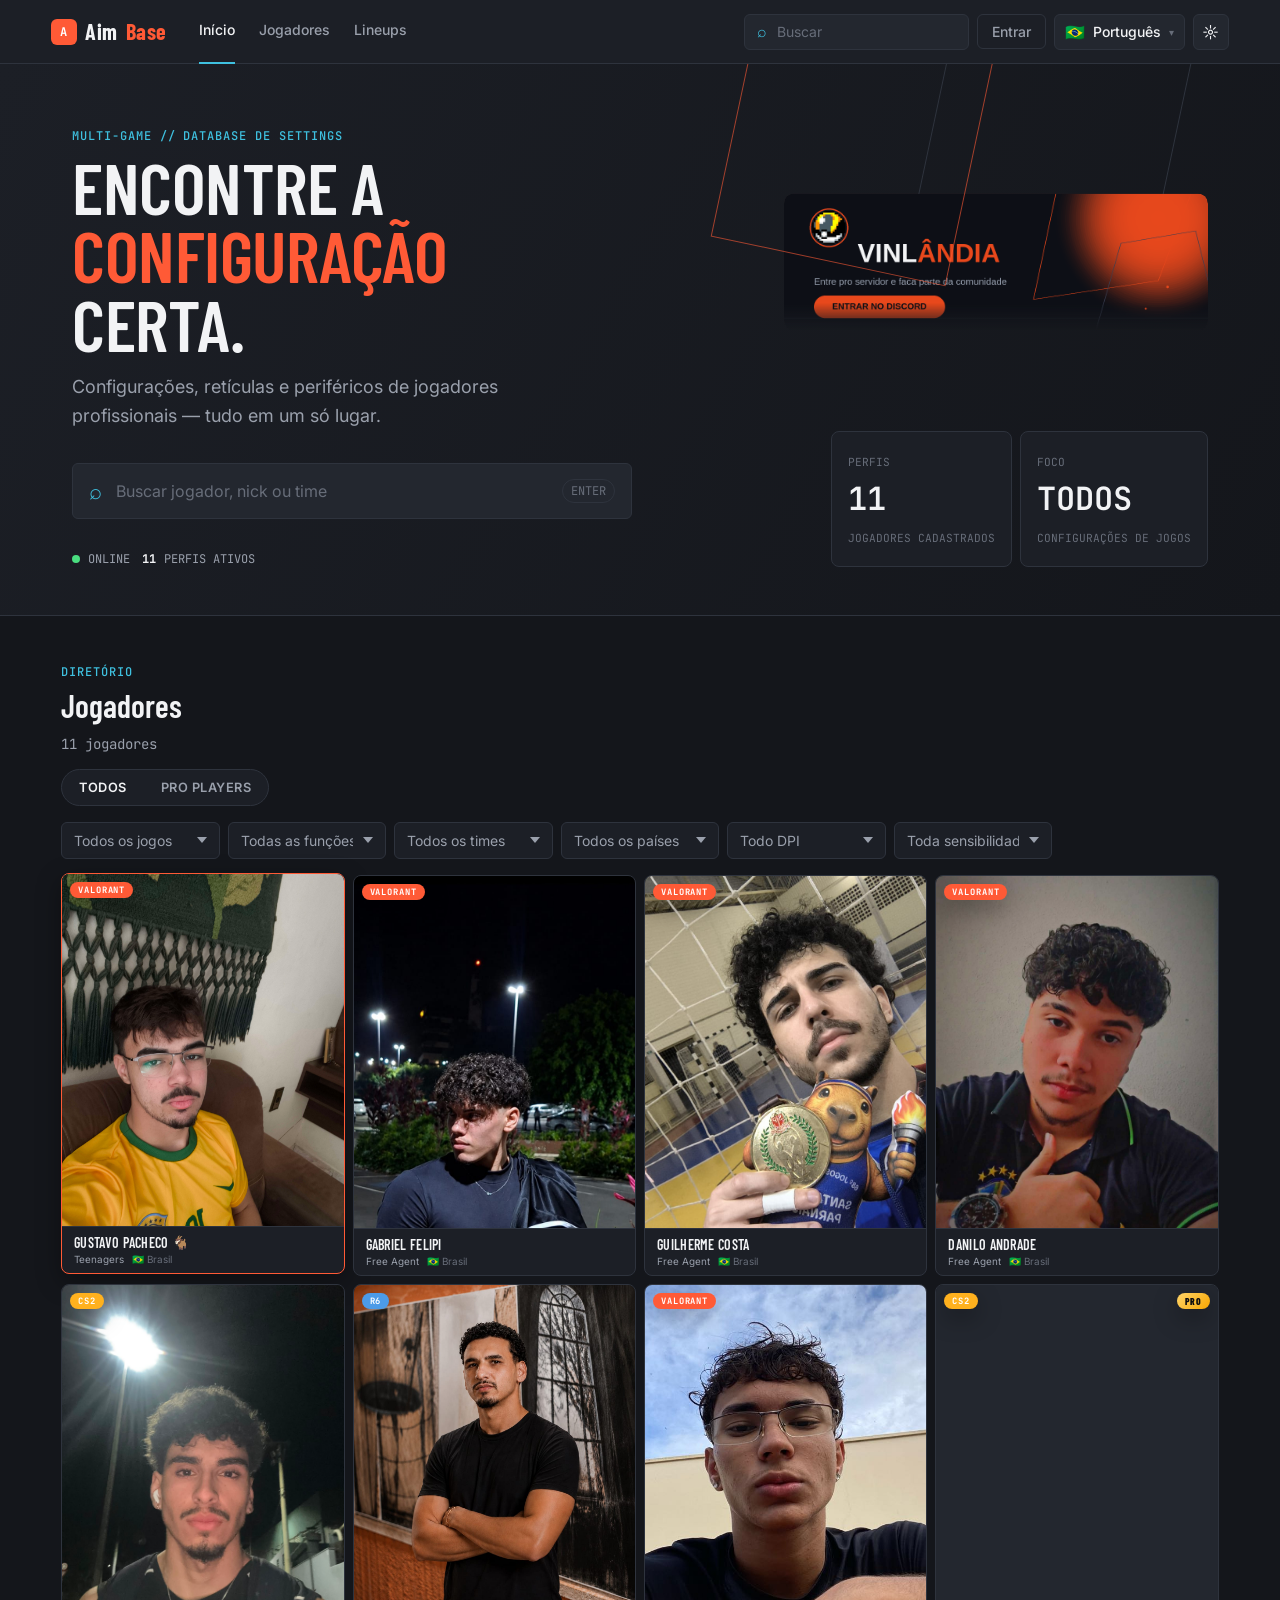
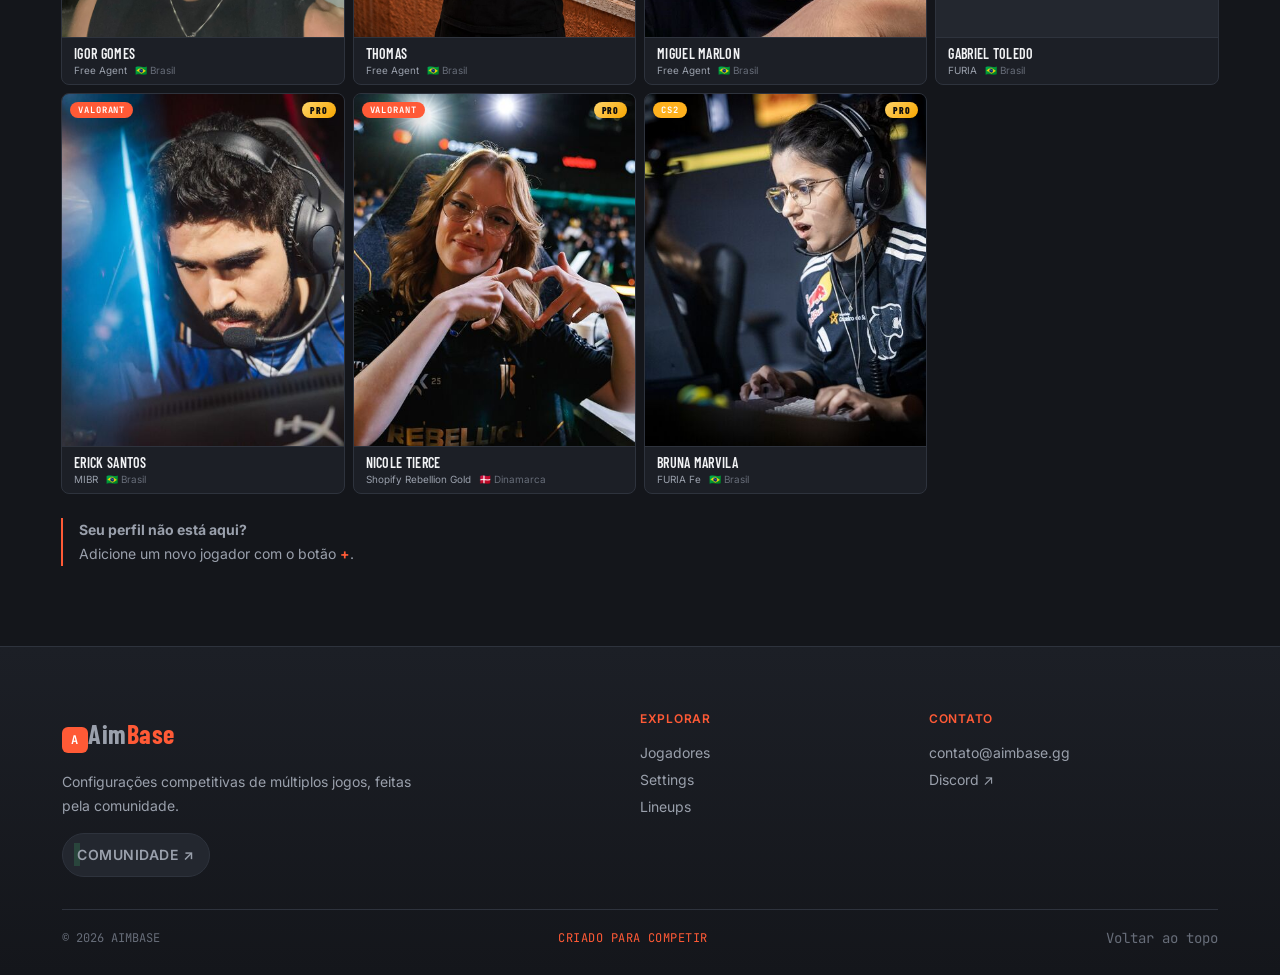
<file: index.html>
<!doctype html>
<html lang="pt-BR">

<head>
  <meta charset="utf-8">
  <meta name="viewport" content="width=device-width, initial-scale=1">
  <title data-i18n="page.indexTitle">AimBase — Configurações</title>
  <meta name="description" content="Configurações, retículas e periféricos dos principais jogadores de VALORANT, CS2 e Rainbow Six, reunidos pela comunidade.">
  <meta name="theme-color" content="#14161B">
  <link rel="icon" href="assets/favicon.svg" type="image/svg+xml">
  <link rel="canonical" href="https://aimbase.gg/">
  <meta property="og:type" content="website">
  <meta property="og:site_name" content="AimBase">
  <meta property="og:title" content="AimBase — Configurações competitivas">
  <meta property="og:description" content="Configurações, retículas e periféricos dos principais jogadores de VALORANT, CS2 e Rainbow Six.">
  <meta property="og:url" content="https://aimbase.gg/">
  <meta property="og:image" content="https://aimbase.gg/assets/final.png">
  <meta name="twitter:card" content="summary_large_image">
  <meta name="twitter:title" content="AimBase — Configurações competitivas">
  <meta name="twitter:description" content="Configurações, retículas e periféricos dos principais jogadores de VALORANT, CS2 e Rainbow Six.">
  <meta name="twitter:image" content="https://aimbase.gg/assets/final.png">
  <link rel="preconnect" href="https://fonts.googleapis.com">
  <link rel="preconnect" href="https://fonts.gstatic.com" crossorigin>
  <link
    href="https://fonts.googleapis.com/css2?family=Barlow+Condensed:wght@500;600;700&family=Inter:wght@400;500;600;700;800&family=JetBrains+Mono:wght@400;500;600&display=swap"
    rel="stylesheet">
  <link rel="stylesheet" href="assets/css/tokens.css">
  <link rel="stylesheet" href="assets/css/base.css">
  <link rel="stylesheet" href="assets/css/layout.css">
  <link rel="stylesheet" href="assets/css/components/buttons.css">
  <link rel="stylesheet" href="assets/css/components/forms.css">
  <link rel="stylesheet" href="assets/css/components/player-card.css">
  <link rel="stylesheet" href="assets/css/components/filters.css">
  <link rel="stylesheet" href="assets/css/components/profile-hero.css">
  <link rel="stylesheet" href="assets/css/components/utility.css">
  <link rel="stylesheet" href="assets/css/components/player-card-fifa.css">
  <link rel="stylesheet" href="assets/css/pages/index.css">
  <link rel="stylesheet" href="assets/css/responsive.css">
  <link rel="stylesheet" href="assets/css/language-switcher.css">
</head>

<body id="top" data-page="home" class="dark">
  <header class="site-header">
    <a class="logo" href="#"><span class="logo-dot">A</span>Aim<span>Base</span></a>
    <nav class="top-nav" aria-label="Navegação principal"><a class="active" href="#inicio" data-i18n="nav.home">Início</a><a
        href="#players" data-i18n="nav.players">Jogadores</a><a href="lineups.html" data-i18n="nav.lineups">Lineups</a></nav>
    <div class="header-tools">
      <label class="header-search"><span>⌕</span><input id="playerSearch" type="search"
          data-i18n-placeholder="search.headerPlaceholder" data-i18n-aria-label="search.headerAria" placeholder="Buscar"
          aria-label="Buscar jogador"></label>
      <button class="auth-trigger" id="authTrigger" type="button" data-i18n="auth.login">Entrar</button>
      <button class="auth-logout" id="authLogout" type="button" data-i18n="auth.logout" hidden>Sair</button>
      <div class="lang-switcher" data-lang-switcher>
        <button class="lang-current" type="button" aria-haspopup="listbox" aria-expanded="false"
          data-i18n-aria-label="lang.label" aria-label="Selecionar idioma">
          <span class="lang-flag" aria-hidden="true">🇧🇷</span>
          <span class="lang-name">Português</span>
          <span class="lang-caret" aria-hidden="true">▾</span>
        </button>
        <ul class="lang-menu" role="listbox" data-i18n-aria-label="lang.menuLabel" aria-label="Idiomas disponíveis">
          <li role="none"><button class="lang-option is-active" type="button" role="option" aria-selected="true" data-lang="pt-BR"><span class="lang-flag" aria-hidden="true">🇧🇷</span>Português</button></li>
          <li role="none"><button class="lang-option" type="button" role="option" aria-selected="false" data-lang="en"><span class="lang-flag" aria-hidden="true">🇺🇸</span>English</button></li>
          <li role="none"><button class="lang-option" type="button" role="option" aria-selected="false" data-lang="es"><span class="lang-flag" aria-hidden="true">🇪🇸</span>Español</button></li>
          <li role="none"><button class="lang-option" type="button" role="option" aria-selected="false" data-lang="fr"><span class="lang-flag" aria-hidden="true">🇫🇷</span>Français</button></li>
          <li role="none"><button class="lang-option" type="button" role="option" aria-selected="false" data-lang="de"><span class="lang-flag" aria-hidden="true">🇩🇪</span>Deutsch</button></li>
        </ul>
      </div>
      <button class="theme-toggle" id="themeToggle" type="button" data-i18n-aria-label="theme.label"
        aria-label="Alternar tema">◐</button>
    </div>
  </header>

  <section class="home-hero" id="inicio">
    <div class="hero-mark hero-mark-one"></div>
    <div class="hero-mark hero-mark-two"></div>
    <div class="home-copy">
      <p class="kicker" data-i18n="hero.kicker">MULTI-GAME // DATABASE DE SETTINGS</p>
      <h1><span data-i18n="hero.title.line1">ENCONTRE A</span><br><em data-i18n="hero.title.line2">CONFIGURAÇÃO</em><br><span data-i18n="hero.title.line3">CERTA.</span></h1>
      <p class="home-description" data-i18n="hero.desc">Configurações, retículas e periféricos de jogadores profissionais — tudo em um só lugar.</p>
      <label class="hero-search" for="heroPlayerSearch">
        <span aria-hidden="true">⌕</span>
        <input id="heroPlayerSearch" type="search" data-i18n-placeholder="search.heroPlaceholder"
          data-i18n-aria-label="search.heroAria" placeholder="Buscar jogador, nick ou time"
          aria-label="Buscar perfil de jogador">
        <kbd>ENTER</kbd>
      </label>
    </div>
    <div class="hero-banner-wrap">
      <img class="hero-banner" src="assets/final.png" alt="" width="2040" height="660" decoding="async" fetchpriority="high">
      <a class="hero-banner-discord" id="heroDiscordLink" href="https://discord.gg/pqPbX3uK9" target="_blank" rel="noopener noreferrer"
        data-i18n-aria-label="hero.discordCta" aria-label="Entrar no Discord da AimBase"></a>
      <span class="hero-banner-old-invite" aria-hidden="true"></span>
    </div>
    <div class="hero-status"><span class="status-dot"></span> <span data-i18n="hero.statusOnline">ONLINE</span> <b
        id="homePlayerCount">02</b> <span data-i18n="hero.statusProfiles">PERFIS ATIVOS</span></div>
    <div class="home-cards">
      <article><small data-i18n="hero.card.profiles">PERFIS</small><strong id="heroProfileCount">02</strong><span
          data-i18n="hero.card.profilesValue">JOGADORES CADASTRADOS</span>
      </article>
      <article><small data-i18n="hero.card.focus">FOCO</small><strong data-i18n="hero.card.games">ALL</strong><span
          data-i18n="hero.card.focusValue">CONFIGURAÇÕES DE JOGOS</span></article>
    </div>
  </section>

  <main class="layout" id="players">
    <aside class="directory">
      <div class="directory-head">
        <div>
          <p class="kicker" data-i18n="directory.kicker">DIRETÓRIO</p>
          <h2 data-i18n="directory.title">Jogadores</h2>
        </div><button class="add-player" id="openModal" type="button" data-i18n-aria-label="directory.addLabel"
          aria-label="Adicionar jogador">+</button>
      </div>
      <p class="directory-count" id="playerCount">1 jogador</p>
      <div class="pro-tabs" role="tablist" aria-label="Filtrar por categoria">
        <button class="pro-tab is-active" id="tabAll" type="button" data-pro="all" aria-selected="true"
          data-i18n="directory.tabs.all">Todos</button>
        <button class="pro-tab" id="tabPro" type="button" data-pro="pro" aria-selected="false"
          data-i18n="directory.tabs.pro">Pro Players</button>
      </div>
      <div class="player-filters"><select id="gameFilter" data-i18n-aria-label="filter.game" aria-label="Filtrar por jogo">
          <option value="" data-i18n="directory.filters.game">Todos os jogos</option>
          <option value="VALORANT" data-i18n="game.valorant">Valorant</option>
          <option value="Counter-Strike 2" data-i18n="game.cs">Counter-Strike 2</option>
          <option value="Rainbow Six" data-i18n="game.r6">Rainbow Six</option>
        </select><select id="roleFilter" data-i18n-aria-label="filter.role" aria-label="Filtrar por função">
          <option value="" data-i18n="role.all">Todas as funções</option>
          <option data-i18n="role.duelist">Duelista</option>
          <option data-i18n="role.initiator">Iniciador</option>
          <option data-i18n="role.controller">Controlador</option>
          <option data-i18n="role.sentinel">Sentinela</option>
          <option data-i18n="role.csplayer">Player de CS</option>
        </select><select id="teamFilter" data-i18n-aria-label="filter.team" aria-label="Filtrar por time">
          <option value="" data-i18n="team.all">Todos os times</option>
          <option data-i18n="team.freeAgent">Free Agent</option>
        </select><select id="countryFilter" data-i18n-aria-label="filter.country" aria-label="Filtrar por país">
          <option value="" data-i18n="country.all">Todos os países</option>
          <option data-i18n="country.brazil">🇧🇷 Brasil</option>
        </select><select id="dpiFilter" data-i18n-aria-label="filter.dpi" aria-label="Filtrar por DPI">
          <option value="" data-i18n="dpi.all">Todo DPI</option>
          <option value="800" data-i18n="dpi.eightHundred">800 DPI</option>
          <option value="1600" data-i18n="dpi.sixteenHundred">1600 DPI</option>
        </select>        <select id="sensitivityFilter" data-i18n-aria-label="filter.sensitivity"
          aria-label="Filtrar por faixa de sensibilidade">
          <option value="" data-i18n="sens.all">Toda sensibilidade</option>
          <!-- As três faixas NÃO têm data-i18n de propósito: os números no
               rótulo dependem do jogo selecionado, e o apply() do i18n.js
               sobrescreveria o texto. O dono delas é updateSensitivityLabels()
               em script.js, que reage a i18n:changed. -->
          <option value="low">Baixa</option>
          <option value="medium">Média</option>
          <option value="high">Alta</option>
        </select></div>
      <div class="player-list" id="playerList"></div>
      <div class="directory-note"><strong data-i18n="directory.note">Seu perfil não está aqui?</strong><br><span
          data-i18n="directory.noteHint">Adicione um novo jogador com o botão</span> <b>+</b>.</div>
    </aside>

  </main>

  <footer class="site-footer">
    <div class="footer-main">
      <div class="footer-brand">
        <a class="logo" href="#inicio"><span class="logo-dot">A</span>Aim<span>Base</span></a>
        <p data-i18n="footer.desc">Configurações competitivas de múltiplos jogos, feitas pela comunidade.</p>
        <a class="footer-community" href="https://discord.gg/pqPbX3uK9" target="_blank" rel="noopener">
          <span class="footer-community__dot" aria-hidden="true"></span>
          <span data-i18n="footer.community">Comunidade</span>
          <span aria-hidden="true">↗</span>
        </a>
      </div>
      <nav class="footer-col" aria-label="Explorar" data-i18n-aria-label="footer.explore">
        <h3 data-i18n="footer.explore">Explorar</h3>
        <a href="#players" data-i18n="nav.players">Jogadores</a>
        <a href="#players" data-i18n="footer.settings">Settings</a>
        <a href="lineups.html" data-i18n="nav.lineups">Lineups</a>
      </nav>
      <nav class="footer-col" aria-label="Contato" data-i18n-aria-label="footer.contact">
        <h3 data-i18n="footer.contact">Contato</h3>
        <a href="mailto:contato@aimbase.gg">contato@aimbase.gg</a>
        <a href="https://discord.gg/pqPbX3uK9" target="_blank" rel="noopener">Discord ↗</a>
      </nav>
    </div>
    <div class="footer-bottom">
      <span>© 2026 AIMBASE</span>
      <span class="footer-credit" data-i18n="footer.credit">CRIADO PARA COMPETIR</span>
      <a class="footer-top" href="#top" data-i18n="footer.backToTop">Voltar ao topo ↑</a>
    </div>
  </footer>
  <nav class="mobile-nav" aria-label="Navegação mobile"><a href="#inicio"><span>⌂</span><span data-i18n="mobile.home">Início</span></a><a
      href="#players"><span>◫</span><span data-i18n="mobile.players">Players</span></a><a href="#players"><span>⌖</span><span
        data-i18n="mobile.setup">Setup</span></a><a href="#players"><span>☷</span><span
        data-i18n="mobile.directory">Diretório</span></a></nav>

  <dialog class="player-modal" id="playerModal">
    <form id="playerForm">
      <div class="modal-head">
        <div>
          <p class="kicker" data-i18n="modal.new">NOVO PERFIL</p>
          <h2 data-i18n="modal.title">Adicionar jogador</h2>
        </div><button type="button" class="close-modal" id="closeModal" data-i18n-aria-label="modal.close"
          aria-label="Fechar">×</button>
      </div>
      <div class="form-grid"><label><span data-i18n="modal.game">Jogo</span><select name="game" required><option value="VALORANT" data-i18n="game.valorant">Valorant</option><option value="Counter-Strike 2" data-i18n="game.cs">Counter-Strike 2</option><option value="Rainbow Six" data-i18n="game.r6">Rainbow Six</option></select></label><label><span data-i18n="modal.name">Nome</span><input name="name" required
            data-i18n-placeholder="modal.namePlaceholder" placeholder="Nome do jogador"></label><label><span data-i18n="modal.nick">Nick</span><input name="tag" required
            data-i18n-placeholder="modal.nickPlaceholder" placeholder="nick#tag"></label><label><span data-i18n="modal.team">Time</span><input name="team" value="Free Agent"></label><label><span data-i18n="modal.role">Função</span><input
            name="role" value="Duelista"></label><label><span data-i18n="modal.country">País</span><input name="country"
            value="🇧🇷 Brasil"></label><label><span data-i18n="modal.dpi">DPI</span><input name="dpi" type="number"
            value="800"></label><label><span data-i18n="modal.sens">Sensibilidade</span><input name="sensitivity" type="number" step="0.01"
            value="0.50"></label><label><span data-i18n="modal.mouse">Mouse</span><input name="mouse"
            data-i18n-placeholder="modal.mousePlaceholder" placeholder="Modelo do mouse"></label></div><button
        class="save-player" type="submit" data-i18n="modal.save">Salvar jogador</button>
    </form>
  </dialog>
  <dialog class="auth-modal" id="authModal" aria-labelledby="authTitle">
    <section class="auth-card">
      <button class="auth-close" id="authClose" type="button" data-i18n-aria-label="modal.close"
        aria-label="Fechar">×</button>
      <p class="kicker" id="authKicker" data-i18n="auth.kicker.login">ENTRAR</p>
      <h2 id="authTitle" data-i18n="auth.title.login">ENTRAR</h2>
      <p class="auth-intro" id="authIntro" data-i18n="auth.intro.login">Acesse sua conta para gerenciar seu perfil.</p>
      <form id="authForm">
        <label class="auth-field" id="usernameField" hidden><span>@</span><input id="authUsername" name="username"
            autocomplete="username" data-i18n-placeholder="auth.usernamePlaceholder" data-i18n-aria-label="auth.usernamePlaceholder" placeholder="Username"></label>
        <label class="auth-field"><span>✉</span><input id="authEmail" name="email" type="text" autocomplete="username"
            required data-i18n-placeholder="auth.emailPlaceholder.login" aria-label="E-mail ou username" placeholder="E-mail ou username"></label>
        <label class="auth-field"><span>🔒</span><input id="authPassword" name="password" type="password"
            autocomplete="current-password" required data-i18n-placeholder="auth.passwordPlaceholder" data-i18n-aria-label="auth.passwordPlaceholder" placeholder="Senha"></label>
        <button class="auth-submit" id="authSubmit" type="submit" data-i18n="auth.submit.login">ENTRAR</button>
      </form>
      <div class="auth-divider"><span data-i18n="auth.divider">OU CONTINUE COM</span></div>
      <div class="auth-providers"><button type="button" data-provider="Discord"><b>◉</b> <span data-i18n="auth.provider.discord">Continuar com Discord</span></button><button type="button" data-provider="Google"><b>G</b> <span data-i18n="auth.provider.google">Continuar com Google</span></button></div>
      <div class="auth-footer"><button id="forgotPassword" type="button" data-i18n="auth.forgot">Esqueceu a senha?</button><span id="authSwitchCopy"><span id="authSwitchPrompt" data-i18n="auth.switch.prompt.login">Não tem conta?</span><button id="authSwitch" type="button" data-i18n="auth.switch.action.login">Cadastre-se</button></span></div>
      <p class="auth-message" id="authMessage" role="status"></p>
    </section>
  </dialog>
  <div class="toast" id="toast" role="status"></div>
  <script src="assets/i18n/i18n.js" defer></script>
  <script src="data.js" defer></script>
  <script src="shared.js" defer></script>
  <script src="api.js" defer></script>
  <script src="script.js" defer></script>
</body>

</html>
</file>
<file: assets/css/tokens.css>
/* ============================================================
   AimBase — Design Tokens
   Paleta de marca, tipografia, espaçamento e breakpoints.
   ============================================================ */

/* ----- Paleta (tema escuro padrão) ----- */
:root {
  /* Superfícies */
  --bg-base:        #14161B;
  --bg-surface:      #1C1F26;
  --bg-surface-alt:  #23272F;
  --border-subtle:   #2E333D;

  /* Texto */
  --text-primary:    #F2F3F5;
  --text-secondary:  #9AA0AC;
  --text-muted:      #676D79;

  /* Acentos */
  --accent-primary:  #FF5A36;
  --accent-secondary:#3FC1E0;
  --accent-success:  #4ADE80;
  --accent-danger:   #F87171;

  /* Ciano para foco/links (estado) */
  --focus-ring:      #3FC1E0;

  /* ----- Aliases legados (compat com seletores existentes) ----- */
  --red:        var(--accent-primary);
  --red-dark:   #D84315;
  --ink:        var(--bg-base);
  --panel:      var(--bg-surface);
  --panel-2:    var(--bg-surface-alt);
  --line:       var(--border-subtle);
  --text:       var(--text-primary);
  --muted:      var(--text-secondary);
  --canvas:     var(--bg-base);

  /* ----- Tipografia ----- */
  --font-display: 'Barlow Condensed', 'Oswald', sans-serif;
  --font-sans:    'Inter', Arial, sans-serif;
  --font-mono:    'JetBrains Mono', 'DM Mono', monospace;

  --fs-xs:   0.75rem;
  --fs-sm:   0.875rem;
  --fs-base: 1rem;
  --fs-lg:   1.125rem;
  --fs-xl:   1.5rem;
  --fs-2xl:  2rem;
  --fs-3xl:  2.75rem;

  /* ----- Espaçamento (escala de 4px) ----- */
  --space-1: 4px;
  --space-2: 8px;
  --space-3: 12px;
  --space-4: 16px;
  --space-5: 24px;
  --space-6: 32px;
  --space-7: 48px;
  --space-8: 64px;

  /* ----- Radii ----- */
  --radius-card:   8px;
  --radius-btn:    6px;
  --radius-badge:  999px;
  --radius-input:  6px;

  /* ----- Elevação (sutil e funcional) ----- */
  --shadow-card:     0 1px 0 var(--border-subtle);
  --shadow-card-hov: 0 8px 24px rgba(0,0,0,.35);
  --shadow-modal:    0 28px 80px rgba(0,0,0,.6);

  /* ----- Transições ----- */
  --t-fast: 150ms ease;
  --t-med:  250ms ease;

  /* ----- Breakpoints ----- */
  --bp-sm: 480px;
  --bp-md: 768px;
  --bp-lg: 1024px;
  --bp-xl: 1280px;
}

/* ----- Modo claro ----- */
body:not(.dark) {
  --bg-base:        #F4F5F7;
  --bg-surface:     #FFFFFF;
  --bg-surface-alt: #EDEFF3;
  --border-subtle:  #D8DBE0;

  --text-primary:   #16181D;
  --text-secondary: #4B525E;
  --text-muted:     #6B7280;

  --accent-primary: #E2481F;
  --accent-secondary:#0F9BC4;
  --accent-danger:  #DC2626;
  --focus-ring:     #0F9BC4;

  --red:      var(--accent-primary);
  --ink:      var(--bg-base);
  --panel:    var(--bg-surface);
  --panel-2:  var(--bg-surface-alt);
  --line:     var(--border-subtle);
  --text:     var(--text-primary);
  --muted:    var(--text-secondary);
  --canvas:   var(--bg-base);

  --shadow-card:     0 1px 2px rgba(0,0,0,.06);
  --shadow-card-hov: 0 8px 24px rgba(0,0,0,.12);
  --shadow-modal:    0 28px 80px rgba(0,0,0,.25);
}
</file>
<file: assets/css/base.css>
/* ============================================================
   AimBase — Base
   Reset, tipografia base, elementos globais, acessibilidade.
   ============================================================ */

*,
*::before,
*::after {
  box-sizing: border-box;
}

html {
  scroll-behavior: smooth;
  -webkit-text-size-adjust: 100%;
  /* compensa o header sticky (top: 0) ao usar âncoras como #players */
  scroll-padding-top: 96px;
}

body {
  margin: 0;
  background: var(--bg-base);
  color: var(--text-primary);
  font-family: var(--font-sans);
  font-size: var(--fs-base);
  line-height: 1.6;
  -webkit-font-smoothing: antialiased;
}

h1, h2, h3, h4 {
  margin: 0;
  font-family: var(--font-display);
  font-weight: 600;
  line-height: 1.1;
  color: var(--text-primary);
}

p {
  margin: 0;
}

a {
  color: var(--accent-secondary);
  text-decoration: none;
}

a:hover {
  color: var(--accent-primary);
}

/* ----- Foco visível customizado (acessibilidade) ----- */
:focus-visible {
  outline: 2px solid var(--focus-ring);
  outline-offset: 2px;
  border-radius: var(--radius-btn);
}

button,
input,
select,
textarea {
  font-family: inherit;
  font-size: inherit;
}

img,
video {
  max-width: 100%;
  display: block;
}

code {
  font-family: var(--font-mono);
}

/* Texto corrido limitado ao line-length confortável */
.text-flow {
  max-width: 65ch;
}

/* ----- Utilidade compartilhada: kicker/label de seção ----- */
.kicker {
  font: 500 0.75rem var(--font-mono);
  color: var(--accent-secondary);
  text-transform: uppercase;
  letter-spacing: 0.08em;
  margin: 0 0 var(--space-2);
}

/* ----- prefers-reduced-motion ----- */
@media (prefers-reduced-motion: reduce) {
  *,
  *::before,
  *::after {
    animation-duration: 0.001ms !important;
    animation-iteration-count: 1 !important;
    transition-duration: 0.001ms !important;
    scroll-behavior: auto !important;
  }
}
</file>
<file: assets/css/layout.css>
/* ============================================================
   AimBase — Layout
   Containers, header, footer, navegação, grids de página.
   ============================================================ */

/* ----- Containers ----- */
.layout {
  max-width: 1260px;
  margin: 0 auto;
  padding: var(--space-7) clamp(18px, 4vw, 52px) var(--space-7);
  display: flex;
  flex-direction: column;
  gap: var(--space-6);
}

.profile-layout {
  max-width: 1100px;
  margin: 0 auto;
  padding: var(--space-6) clamp(18px, 4vw, 45px) var(--space-7);
}

/* ----- Header ----- */
.site-header {
  height: 64px;
  background: var(--bg-surface);
  border-bottom: 1px solid var(--border-subtle);
  display: flex;
  align-items: center;
  padding: 0 clamp(18px, 4vw, 64px);
  gap: var(--space-6);
  position: sticky;
  top: 0;
  z-index: 20;
}

.logo {
  color: var(--text-primary);
  font-family: var(--font-display);
  font-weight: 700;
  font-size: 22px;
  letter-spacing: 0.5px;
  text-decoration: none;
  display: inline-flex;
  align-items: center;
  gap: var(--space-2);
}

.logo span:not(.logo-dot) {
  color: var(--accent-primary);
}

.logo-dot {
  display: inline-grid;
  place-items: center;
  width: 26px;
  height: 26px;
  background: var(--accent-primary);
  color: #fff;
  font: 700 12px var(--font-mono);
  border-radius: var(--radius-btn);
}

/* ----- Nav ----- */
.top-nav {
  display: flex;
  align-items: center;
  gap: var(--space-5);
  height: 100%;
}

.top-nav a {
  display: grid;
  place-items: center;
  text-decoration: none;
  color: var(--text-secondary);
  font-weight: 500;
  font-size: var(--fs-sm);
  height: 64px;
  border-bottom: 2px solid transparent;
}

.top-nav a.active,
.top-nav a:hover {
  color: var(--text-primary);
  border-color: var(--accent-secondary);
}

.header-tools {
  margin-left: auto;
  display: flex;
  align-items: center;
  gap: var(--space-2);
}

/* ----- Header search ----- */
.header-search {
  height: 36px;
  width: 225px;
  display: flex;
  align-items: center;
  gap: var(--space-2);
  padding: 0 var(--space-3);
  border: 1px solid var(--border-subtle);
  border-radius: var(--radius-input);
  background: var(--bg-surface-alt);
  color: var(--accent-secondary);
  transition: border-color var(--t-fast);
}

.header-search:focus-within {
  border-color: var(--focus-ring);
}

.header-search input {
  width: 100%;
  border: 0;
  background: transparent;
  outline: 0;
  color: var(--text-primary);
  font-size: var(--fs-sm);
}

.header-search input::placeholder {
  color: var(--text-muted);
}

/* ----- Botões de tema/adição ----- */
.theme-toggle,
.add-player,
.close-modal {
  border: 1px solid var(--border-subtle);
  background: var(--bg-surface-alt);
  color: var(--text-primary);
  cursor: pointer;
  border-radius: var(--radius-btn);
}

.theme-toggle {
  width: 36px;
  height: 36px;
}

/* ----- Footer ----- */
.site-footer {
  border-top: 1px solid var(--border-subtle);
  background: linear-gradient(180deg, var(--bg-surface) 0%, var(--bg-base) 100%);
  padding: var(--space-8) max(20px, calc((100% - 1156px) / 2)) var(--space-5);
}

.footer-main {
  display: grid;
  grid-template-columns: minmax(0, 2.2fr) minmax(150px, 1fr) minmax(180px, 1.2fr);
  gap: var(--space-7);
  padding-bottom: var(--space-6);
}

.footer-brand .logo {
  font-size: 26px;
}

.footer-brand p {
  max-width: 380px;
  color: var(--text-secondary);
  font-size: var(--fs-sm);
  line-height: 1.7;
  margin: var(--space-3) 0 var(--space-4);
}

.footer-community {
  display: inline-flex;
  align-items: center;
  gap: var(--space-2);
  width: max-content;
  max-width: 100%;
  padding: 8px 14px;
  border: 1px solid var(--border-subtle);
  border-radius: var(--radius-badge);
  background: var(--bg-surface-alt);
  color: var(--text-primary);
  font-size: var(--fs-xs);
  font-weight: 600;
  letter-spacing: 0.04em;
  text-transform: uppercase;
  transition: border-color var(--t-fast), background var(--t-fast), color var(--t-fast);
}

.footer-community:hover {
  border-color: var(--accent-primary);
  background: var(--bg-base);
  color: var(--accent-primary);
}

.footer-community__dot {
  width: 7px;
  height: 7px;
  border-radius: 50%;
  background: var(--accent-success);
  box-shadow: 0 0 0 3px rgba(74, 222, 128, 0.16);
}

.footer-col {
  display: flex;
  flex-direction: column;
  align-items: flex-start;
  gap: 2px;
}

.site-footer h3 {
  font: 600 0.75rem var(--font-sans);
  color: var(--accent-primary);
  letter-spacing: 0.06em;
  text-transform: uppercase;
  margin: 0 0 var(--space-3);
}

.site-footer a {
  display: block;
  width: max-content;
  max-width: 100%;
  color: var(--text-secondary);
  font-size: var(--fs-sm);
  line-height: 1.8;
  transition: color var(--t-fast);
}

.site-footer a:hover {
  color: var(--text-primary);
}

.footer-bottom {
  display: flex;
  align-items: center;
  justify-content: space-between;
  flex-wrap: wrap;
  gap: var(--space-3);
  border-top: 1px solid var(--border-subtle);
  padding-top: var(--space-4);
  color: var(--text-muted);
  font: 400 0.75rem var(--font-mono);
}

.footer-credit {
  color: var(--accent-primary);
  letter-spacing: 0.04em;
}

.footer-top {
  color: var(--text-muted) !important;
}

.footer-top:hover {
  color: var(--accent-primary) !important;
}

/* ----- Mobile nav ----- */
.mobile-nav {
  display: none;
}

/* ----- Breadcrumb ----- */
.breadcrumb {
  font: 500 0.75rem var(--font-mono);
  color: var(--text-muted);
  text-transform: uppercase;
  letter-spacing: 0.05em;
}

.breadcrumb span {
  color: var(--border-subtle);
  margin: 0 6px;
}

.breadcrumb b {
  color: var(--text-primary);
  font-weight: 500;
}

.back-link {
  display: inline-block;
  color: var(--text-secondary);
  font-size: var(--fs-sm);
  margin-bottom: var(--space-4);
}

.back-link:hover {
  color: var(--accent-primary);
}
</file>
<file: assets/css/components/buttons.css>
/* ============================================================
   AimBase — Botões
   ============================================================ */

/* Botão primário (CTA principal) — usa accent de forma moderada */
.btn,
.hero-cta,
.copy-all,
.save-player,
.auth-submit,
.copy-code {
  display: inline-flex;
  align-items: center;
  justify-content: center;
  gap: var(--space-2);
  border: 0;
  border-radius: var(--radius-btn);
  padding: 10px 16px;
  cursor: pointer;
  font-family: var(--font-sans);
  font-weight: 600;
  font-size: var(--fs-sm);
  text-transform: uppercase;
  letter-spacing: 0.04em;
  transition: background-color var(--t-fast), border-color var(--t-fast), transform var(--t-fast);
}

.btn { background: var(--bg-surface-alt); color: var(--text-primary); }

.btn-primary,
.hero-cta,
.copy-all,
.save-player,
.auth-submit {
  background: var(--accent-primary);
  color: #fff;
}

.btn-primary:hover,
.hero-cta:hover,
.copy-all:hover,
.save-player:hover,
.auth-submit:hover {
  background: #E2481F;
}

.btn-danger {
  background: transparent;
  border: 1px solid var(--accent-danger);
  color: var(--accent-danger);
}

.btn:hover {
  filter: brightness(1.08);
}

.btn:active,
.hero-cta:active,
.copy-all:active {
  transform: translateY(1px);
}
</file>
<file: assets/css/components/forms.css>
/* ============================================================
   AimBase — Formulários
   Inputs, select, textarea, campos de autenticação.
   ============================================================ */

.form-grid {
  display: grid;
  gap: var(--space-4);
}

.form-grid label {
  display: grid;
  gap: var(--space-1);
  font-size: var(--fs-sm);
  font-weight: 500;
  color: var(--text-secondary);
}

.form-grid input,
.form-grid select,
.auth-field input,
.admin-form input,
.admin-form select,
.admin-form textarea {
  width: 100%;
  border: 1px solid var(--border-subtle);
  background: var(--bg-surface-alt);
  color: var(--text-primary);
  padding: 10px 12px;
  border-radius: var(--radius-input);
  font-size: var(--fs-sm);
  outline: none;
  transition: border-color var(--t-fast), box-shadow var(--t-fast);
}

textarea {
  resize: vertical;
}

.form-grid input:focus,
.form-grid select:focus,
.auth-field:focus-within,
.admin-form input:focus,
.admin-form select:focus,
.admin-form textarea:focus {
  border-color: var(--focus-ring);
  box-shadow: 0 0 0 3px rgba(63, 193, 224, 0.15);
}

.form-field-error {
  color: var(--accent-danger);
  font-size: var(--fs-xs);
  margin-top: 4px;
}

/* ----- Modal de autenticação ----- */
.auth-modal,
.player-modal {
  width: min(100% - 30px, 440px);
  margin: auto;
  padding: 0;
  border: 1px solid var(--border-subtle);
  border-radius: var(--radius-card);
  background: var(--bg-surface);
  color: var(--text-primary);
  box-shadow: var(--shadow-modal);
}

.auth-modal::backdrop,
.player-modal::backdrop {
  background: rgba(0, 0, 0, 0.7);
  backdrop-filter: blur(4px);
}

.auth-card {
  position: relative;
  padding: var(--space-6);
}

.auth-close,
.close-modal {
  position: absolute;
  right: var(--space-3);
  top: var(--space-3);
  width: 32px;
  height: 32px;
  border: 1px solid var(--border-subtle);
  background: transparent;
  color: var(--text-secondary);
  font-size: 18px;
  line-height: 1;
  cursor: pointer;
  border-radius: var(--radius-btn);
}

.auth-close:hover,
.close-modal:hover {
  color: var(--text-primary);
  border-color: var(--focus-ring);
}

.auth-card h2,
.modal-head h2 {
  margin: 0;
  font-size: var(--fs-2xl);
  font-weight: 600;
}

.auth-field {
  display: flex;
  align-items: center;
  border: 1px solid var(--border-subtle);
  border-radius: var(--radius-input);
  background: var(--bg-surface-alt);
  transition: border-color var(--t-fast);
}

.auth-field span {
  width: 42px;
  color: var(--accent-secondary);
  text-align: center;
  font-size: 16px;
}

.auth-field input {
  border: 0;
  background: transparent;
  padding-left: 0;
}

.auth-divider {
  display: flex;
  align-items: center;
  gap: var(--space-3);
  margin: var(--space-5) 0 var(--space-3);
  color: var(--text-muted);
  font-size: var(--fs-xs);
}

.auth-divider::before,
.auth-divider::after {
  content: "";
  flex: 1;
  height: 1px;
  background: var(--border-subtle);
}

.auth-providers {
  display: grid;
  gap: var(--space-2);
}

.auth-providers button {
  display: flex;
  align-items: center;
  justify-content: center;
  gap: var(--space-2);
  border: 1px solid var(--border-subtle);
  background: transparent;
  color: var(--text-secondary);
  padding: 11px;
  border-radius: var(--radius-btn);
  cursor: pointer;
  font-size: var(--fs-sm);
}

.auth-providers button:hover {
  border-color: var(--focus-ring);
  color: var(--text-primary);
}

.auth-providers button b {
  color: var(--accent-secondary);
  font-weight: 700;
}

.auth-providers button[data-provider]::after {
  content: "em breve";
  font-size: var(--fs-xs);
  color: var(--text-muted);
  border: 1px solid var(--border-subtle);
  border-radius: var(--radius-badge);
  padding: 1px 8px;
}

.auth-footer {
  margin-top: var(--space-4);
  font-size: var(--fs-sm);
  color: var(--text-secondary);
}

.auth-footer button {
  border: 0;
  background: transparent;
  color: var(--accent-secondary);
  cursor: pointer;
  font-size: var(--fs-sm);
}

.auth-message[role="status"] {
  margin-top: var(--space-3);
  font-size: var(--fs-sm);
  color: var(--accent-danger);
}

/* ----- Modal de novo jogador ----- */
.player-modal form {
  padding: var(--space-6);
  display: grid;
  gap: var(--space-5);
}

.modal-head {
  display: flex;
  justify-content: space-between;
  align-items: flex-start;
  gap: var(--space-4);
}

.modal-head .close-modal {
  position: static;
  flex: none;
}
</file>
<file: assets/css/components/player-card.css>
/* ============================================================
   AimBase — Player Card (grid da página inicial)
   ============================================================ */

.player-list {
  display: grid;
  grid-template-columns: 1fr;
  gap: var(--space-2);
}

.player-row {
  display: flex;
  align-items: center;
  gap: var(--space-4);
  width: 100%;
  text-align: left;
  border: 1px solid var(--border-subtle);
  background: var(--bg-surface);
  border-radius: var(--radius-card);
  padding: var(--space-3) var(--space-4);
  cursor: pointer;
  color: var(--text-primary);
  transition: border-color var(--t-fast), background-color var(--t-fast), box-shadow var(--t-fast);
}

.player-row:hover,
.player-row.active {
  border-color: var(--accent-secondary);
  background: var(--bg-surface-alt);
  box-shadow: var(--shadow-card-hov);
}

.player-avatar {
  width: 44px;
  height: 44px;
  flex: none;
  border-radius: var(--radius-card);
  object-fit: cover;
  background: var(--bg-surface-alt);
}

.player-initials {
  display: grid;
  place-items: center;
  font: 600 1rem var(--font-display);
  color: var(--accent-secondary);
}

.player-row strong {
  display: block;
  font-family: var(--font-display);
  font-weight: 600;
  font-size: var(--fs-lg);
  color: var(--text-primary);
}

.player-row small {
  display: block;
  color: var(--text-secondary);
  font-size: var(--fs-sm);
}

/* ============================================================
   Home Card (página inicial) — foto maior com logo/game, nome
   sobreposto e rodapé com time + país. Cor da moldura por jogo.
   ============================================================ */
.home-card {
  position: relative;
  display: block;
  width: 100%;
  text-align: left;
  border: 1px solid var(--border-subtle);
  border-radius: var(--radius-card);
  background: var(--bg-surface);
  padding: 0;
  overflow: hidden;
  cursor: pointer;
  color: var(--text-primary);
  transition: transform var(--t-fast), box-shadow var(--t-fast), border-color var(--t-fast);
}

.home-card:hover,
.home-card.active {
  transform: translateY(-2px);
  box-shadow: var(--shadow-card-hov);
  border-color: var(--fifa-frame, var(--accent-secondary));
}

.home-card[data-game="VALORANT"] { --fifa-frame: var(--accent-primary); }
.home-card[data-game="Counter-Strike 2"] { --fifa-frame: #FFB11E; }
.home-card[data-game="Rainbow Six"] { --fifa-frame: #4C9BE8; }

/* Foto horizontal (ex.: Tardus) — centraliza no card para não cortar de forma agressiva */
.home-card[data-game="Rainbow Six"] .home-card__photo {
  object-position: center;
  object-fit: cover;
}

.home-card__media {
  position: relative;
  aspect-ratio: 4 / 5;
  overflow: hidden;
  background: var(--bg-surface-alt);
}

.home-card__photo {
  display: block;
  width: 100%;
  height: 100%;
  object-fit: cover;
  object-position: center top;
}

.home-card__initials {
  display: grid;
  place-items: center;
  font: 700 var(--fs-3xl) var(--font-display);
  color: var(--fifa-frame, var(--accent-secondary));
  opacity: 0.85;
}

/* Badge do jogo sobreposto na foto (canto superior esquerdo) */
.home-card__badge {
  position: absolute;
  top: var(--space-2);
  left: var(--space-2);
  z-index: 1;
  font: 700 0.55rem var(--font-mono);
  letter-spacing: 0.1em;
  text-transform: uppercase;
  color: #fff;
  background: var(--fifa-frame, var(--accent-secondary));
  border-radius: var(--radius-badge);
  padding: 2px 8px;
  box-shadow: var(--shadow-card-hov);
}

/* Badge "PRO" para pro players (canto superior direito) */
.home-card__pro {
  position: absolute;
  top: var(--space-2);
  right: var(--space-2);
  z-index: 1;
  font: 800 0.6rem var(--font-display);
  letter-spacing: 0.08em;
  text-transform: uppercase;
  color: #0b0b0f;
  background: linear-gradient(135deg, #ffd469, #f7a600);
  border-radius: var(--radius-badge);
  padding: 2px 8px;
  box-shadow: var(--shadow-card-hov);
}

/* Rodapé: nome + time + país, tudo no fluxo (sem sobreposição) */
.home-card__body {
  padding: var(--space-2) var(--space-3);
  border-top: 1px solid var(--border-subtle);
}

.home-card__name {
  display: block;
  font: 600 var(--fs-sm) var(--font-display);
  line-height: 1.1;
  text-transform: uppercase;
  letter-spacing: 0.3px;
  color: var(--text-primary);
  overflow: hidden;
  text-overflow: ellipsis;
  white-space: nowrap;
}

.home-card__meta {
  display: flex;
  align-items: center;
  gap: var(--space-2);
  min-width: 0;
  color: var(--text-secondary);
  font-size: 0.62rem;
  margin-top: 3px;
}

.home-card__team {
  display: inline-flex;
  align-items: center;
  gap: 6px;
  min-width: 0;
  overflow: hidden;
  text-overflow: ellipsis;
  white-space: nowrap;
}

.home-card__team-logo {
  width: 15px;
  height: 15px;
  flex: none;
  object-fit: contain;
  border-radius: 3px;
}

.home-card__country {
  flex: none;
  color: var(--text-muted);
}

/* ----- Estados: empty ----- */
.player-empty {
  color: var(--text-secondary);
  border: 1px dashed var(--border-subtle);
  border-radius: var(--radius-card);
  padding: var(--space-6);
  text-align: center;
  font-size: var(--fs-sm);
}

.player-empty button {
  border: 0;
  background: transparent;
  color: var(--accent-secondary);
  cursor: pointer;
  text-decoration: underline;
  font-size: var(--fs-sm);
}

@keyframes skeleton {
  0% { background-position: 100% 0; }
  100% { background-position: -100% 0; }
}
</file>
<file: assets/css/components/filters.css>
/* ============================================================
   AimBase — Filtros do diretório
   ============================================================ */

.directory {
  padding-bottom: var(--space-6);
}

.directory-head {
  display: flex;
  align-items: flex-start;
  justify-content: space-between;
  gap: var(--space-4);
  margin-bottom: var(--space-3);
}

.directory-head h2 {
  font-size: var(--fs-2xl);
  font-weight: 600;
}

.directory-count {
  color: var(--text-secondary);
  font: 400 0.875rem var(--font-mono);
  margin-bottom: var(--space-4);
}

.pro-tabs {
  display: inline-flex;
  gap: 6px;
  background: var(--bg-surface);
  border: 1px solid var(--border-subtle);
  border-radius: 999px;
  padding: 3px;
  margin-bottom: var(--space-4);
}

.pro-tab {
  appearance: none;
  border: 0;
  background: transparent;
  color: var(--text-secondary);
  font: 600 0.8rem var(--font-sans);
  letter-spacing: 0.04em;
  text-transform: uppercase;
  padding: 7px 14px;
  border-radius: 999px;
  cursor: pointer;
  transition: background var(--t-fast), color var(--t-fast);
}

.pro-tab:hover {
  color: var(--text-primary);
}

.pro-tab.is-active {
  background: var(--accent);
  color: var(--accent-contrast);
}

.player-filters {
  display: grid;
  grid-template-columns: repeat(auto-fill, minmax(150px, 1fr));
  gap: var(--space-2);
  margin-bottom: var(--space-4);
}

.player-filters select {
  width: 100%;
  appearance: none;
  -webkit-appearance: none;
  border: 1px solid var(--border-subtle);
  background: var(--bg-surface) url("data:image/svg+xml,%3Csvg xmlns='http://www.w3.org/2000/svg' width='10' height='6'%3E%3Cpath d='M0 0l5 6 5-6z' fill='%239AA0AC'/%3E%3C/svg%3E") no-repeat right 12px center;
  color: var(--text-secondary);
  padding: 9px 32px 9px 12px;
  border-radius: var(--radius-input);
  font-family: var(--font-sans);
  font-size: var(--fs-sm);
  cursor: pointer;
  outline: none;
  transition: border-color var(--t-fast), color var(--t-fast);
}

.player-filters select:hover {
  color: var(--text-primary);
}

.player-filters select:focus {
  border-color: var(--focus-ring);
}

.player-filters select option {
  background: var(--bg-surface);
  color: var(--text-primary);
}

.directory-note {
  color: var(--text-secondary);
  font-size: var(--fs-sm);
  margin-top: var(--space-5);
}
</file>
<file: assets/css/components/profile-hero.css>
/* ============================================================
   AimBase — Hero e seções do perfil do jogador
   ============================================================ */

/* ----- Hero compacto ----- */
.profile-card {
  position: relative;
  overflow: hidden;
  border: 1px solid var(--border-subtle);
  border-radius: var(--radius-card);
  background: linear-gradient(110deg, var(--bg-surface) 0%, var(--bg-surface-alt) 100%);
  padding: var(--space-6);
  display: grid;
  grid-template-columns: 132px 1fr auto;
  gap: var(--space-5);
  align-items: center;
}

.profile-photo {
  width: 132px;
  height: 164px;
  border-radius: var(--radius-card);
  background-size: cover;
  background-position: center;
  background-color: var(--bg-surface-alt);
}

.profile-info h1 {
  font-size: var(--fs-3xl);
  font-weight: 600;
  line-height: 1;
  margin-bottom: var(--space-1);
}

.profile-info .tag {
  color: var(--accent-secondary);
  font: 500 var(--fs-sm) var(--font-mono);
  margin-bottom: var(--space-4);
}

.profile-grid {
  display: flex;
  gap: var(--space-6);
}

.profile-grid > div small,
.player-meta small {
  display: block;
  color: var(--text-muted);
  font: 400 var(--fs-xs) var(--font-mono);
  text-transform: uppercase;
  margin-bottom: 2px;
}

.profile-grid > div strong,
.player-meta strong {
  font-size: var(--fs-sm);
  color: var(--text-primary);
}

.profile-team-logo {
  width: 18px;
  height: 18px;
  object-fit: contain;
  vertical-align: -3px;
  margin-right: 6px;
  border-radius: 4px;
}

/* ----- Meta (jogo, agente, redes) ----- */
.player-meta {
  display: flex;
  align-items: center;
  gap: var(--space-6);
  padding: var(--space-4);
  border: 1px solid var(--border-subtle);
  border-top: 0;
  border-radius: 0 0 var(--radius-card) var(--radius-card);
  background: var(--bg-surface-alt);
}

.player-social {
  display: flex;
  gap: var(--space-2);
  margin-left: auto;
  flex-wrap: wrap;
}

.player-social a {
  display: inline-flex;
  align-items: center;
  gap: 6px;
  border: 1px solid var(--border-subtle);
  background: var(--bg-surface);
  color: var(--text-primary);
  padding: 6px 10px;
  border-radius: var(--radius-badge);
  font-size: var(--fs-sm);
}

.player-social a:hover {
  border-color: var(--accent-secondary);
}

.player-social img {
  width: 15px;
  height: 15px;
  object-fit: contain;
}

/* ----- Blocos de seção ----- */
.settings-block {
  border: 1px solid var(--border-subtle);
  border-radius: var(--radius-card);
  background: var(--bg-surface);
  padding: var(--space-5);
  margin-top: var(--space-4);
}

.section-heading {
  display: flex;
  align-items: center;
  justify-content: space-between;
  gap: var(--space-4);
  margin-bottom: var(--space-4);
}

.section-heading h2 {
  font-size: var(--fs-xl);
  font-weight: 600;
}

.section-icon {
  color: var(--accent-secondary);
  margin-right: var(--space-2);
}

/* ----- Tabela de dados (mono) ----- */
.data-grid {
  display: grid;
  grid-template-columns: repeat(4, 1fr);
  border: 1px solid var(--border-subtle);
  border-radius: var(--radius-card);
  overflow: hidden;
}

.data-grid > div {
  padding: var(--space-4);
  border-right: 1px solid var(--border-subtle);
}

.data-grid > div:last-child {
  border-right: 0;
}

.data-grid small {
  display: block;
  color: var(--text-muted);
  font: 400 var(--fs-xs) var(--font-mono);
  text-transform: uppercase;
  margin-bottom: var(--space-1);
}

.data-grid strong {
  font: 600 var(--fs-xl) var(--font-mono);
  color: var(--text-primary);
}

/* ----- Retícula ----- */
.crosshair-preview {
  background: var(--bg-base);
  border: 1px solid var(--border-subtle);
  border-radius: var(--radius-card);
  padding: var(--space-5);
  display: flex;
  justify-content: center;
  margin-bottom: var(--space-4);
}

.crosshair-preview img {
  max-height: 120px;
  object-fit: contain;
}

.crosshair-block code {
  display: block;
  background: var(--bg-base);
  border: 1px solid var(--border-subtle);
  border-radius: var(--radius-input);
  padding: var(--space-3) var(--space-4);
  color: var(--accent-secondary);
  font-size: var(--fs-sm);
  word-break: break-all;
}

/* ----- Periféricos (Setup) ----- */
.gear-grid,
.product-grid {
  display: grid;
  gap: var(--space-3);
}

.gear-grid {
  grid-template-columns: repeat(auto-fill, minmax(180px, 1fr));
}

.gear-card {
  display: block;
  border: 1px solid var(--border-subtle);
  background: var(--bg-surface-alt);
  border-radius: var(--radius-card);
  padding: var(--space-4);
  color: var(--text-primary);
  transition: border-color var(--t-fast), transform var(--t-fast);
}

.gear-card:hover {
  border-color: var(--accent-secondary);
  transform: translateY(-2px);
}

.gear-card small {
  display: block;
  color: var(--text-muted);
  font: 400 var(--fs-xs) var(--font-mono);
  text-transform: uppercase;
  margin-bottom: var(--space-1);
}

.gear-card strong {
  display: block;
  font-size: var(--fs-sm);
  margin-bottom: var(--space-2);
}

.gear-card span {
  color: var(--accent-secondary);
  font-size: var(--fs-sm);
}

/* ----- Vídeo / PC ----- */
.video-settings-grid {
  display: grid;
  grid-template-columns: repeat(auto-fill, minmax(180px, 1fr));
  border: 1px solid var(--border-subtle);
  border-radius: var(--radius-card);
  overflow: hidden;
}

.video-settings-grid > div {
  padding: var(--space-4);
  border-right: 1px solid var(--border-subtle);
  border-bottom: 1px solid var(--border-subtle);
}

.video-settings-grid small {
  display: block;
  color: var(--text-muted);
  font: 400 var(--fs-xs) var(--font-mono);
  margin-bottom: var(--space-1);
}

.video-settings-grid strong {
  font-size: var(--fs-sm);
  color: var(--text-primary);
}

.pc-specs .product-grid {
  grid-template-columns: repeat(auto-fill, minmax(220px, 1fr));
}

.product-card {
  padding: 0 var(--space-4) var(--space-4);
}

.product-photo {
  display: flex;
  align-items: center;
  justify-content: center;
  height: 130px;
  margin: 0 calc(-1 * var(--space-4)) var(--space-3);
  background: var(--bg-base);
  border-bottom: 1px solid var(--border-subtle);
  border-radius: var(--radius-card) var(--radius-card) 0 0;
  overflow: hidden;
}

.product-photo img {
  width: 100%;
  height: 100%;
  object-fit: contain;
  padding: var(--space-3);
}

/* ----- Clips ----- */
.clips-grid {
  display: grid;
  grid-template-columns: repeat(auto-fit, minmax(260px, 1fr));
  gap: var(--space-4);
}

@media (min-width: 768px) {
  .clips-grid {
    grid-template-columns: repeat(2, minmax(0, 1fr));
  }
}

@media (min-width: 1024px) {
  .clips-grid {
    grid-template-columns: repeat(3, minmax(0, 1fr));
  }
}

.clip-card {
  border: 1px solid var(--border-subtle);
  background: var(--bg-surface-alt);
  border-radius: var(--radius-card);
  padding: var(--space-2);
}

.clip-card video {
  width: 100%;
  display: block;
  background: #000;
  border-radius: calc(var(--radius-card) - 4px);
}

.clip-card.clip-portrait video {
  aspect-ratio: 9 / 16;
  object-fit: cover;
}

.clip-card.clip-landscape video {
  aspect-ratio: 16 / 9;
  object-fit: cover;
}

.clip-card small {
  display: block;
  color: var(--text-muted);
  font: 400 0.75rem var(--font-mono);
  text-transform: uppercase;
  margin-top: var(--space-2);
  padding: 0 var(--space-1);
}

.clip-mobile-only {
  display: none;
}

/* ============================================================
   Hero do perfil: carta | informações lado a lado (desktop).
   Só ativa o grid de 2 colunas quando o jogador tem carta
   personalizada (.has-card). Sem ela, fica empilhado como antes.
   ============================================================ */
.player-hero {
  display: grid;
  grid-template-columns: 1fr;
  gap: var(--space-6);
  align-items: start;
  margin-bottom: var(--space-6);
}

.player-hero.has-card {
  grid-template-columns: minmax(0, 340px) 1fr;
}

.player-hero__card {
  min-width: 0;
}

.player-hero__card > * {
  width: 100%;
}

/* Coluna de informações herda os estilos de .profile-card já existentes. */
.player-hero__info {
  min-width: 0;
}

/* ----- Ações (Copiar settings / Ver carta completa) ----- */
.profile-actions {
  display: flex;
  flex-wrap: wrap;
  gap: var(--space-3);
  margin-top: var(--space-4);
}

.profile-actions .btn,
.profile-actions .copy-all {
  flex: 0 0 auto;
}

/* Botão "Ver carta completa" — variante secundária/clara sobre o card */
.view-card-btn {
  background: var(--bg-surface-alt);
  color: var(--text-primary);
  border: 1px solid var(--border-subtle);
}

.view-card-btn:hover {
  border-color: var(--accent-secondary);
  color: var(--text-primary);
  background: var(--bg-surface-alt);
  filter: none;
}

/* Garante que o atributo `hidden` esconda o botão (p/ jogadores sem carta) */
.view-card-btn[hidden] {
  display: none;
}

/* ============================================================
   Modal da carta completa (lightbox)
   ============================================================ */
.card-modal {
  width: min(96vw, 560px);
  max-width: none;
  padding: 0;
  border: 1px solid var(--border-subtle);
  border-radius: var(--radius-card);
  background: var(--bg-base);
  box-shadow: var(--shadow-modal);
}

.card-modal::backdrop {
  background: rgba(0, 0, 0, 0.8);
  backdrop-filter: blur(4px);
}

.card-modal__body {
  padding: var(--space-4);
  display: flex;
  justify-content: center;
}

.card-modal .card-modal__close {
  position: absolute;
  right: var(--space-3);
  top: var(--space-3);
  z-index: 1;
}
</file>
<file: assets/css/components/utility.css>
/* ============================================================
   AimBase — Componentes utilitários / extras
   ============================================================ */

/* ----- Toast ----- */
.toast {
  position: fixed;
  right: var(--space-4);
  bottom: var(--space-4);
  z-index: 99;
  max-width: 340px;
  border: 1px solid var(--border-subtle);
  background: var(--bg-surface-alt);
  color: var(--text-primary);
  padding: 12px 16px;
  border-radius: var(--radius-card);
  font-size: var(--fs-sm);
  box-shadow: var(--shadow-modal);
  opacity: 0;
  transform: translateY(8px);
  transition: opacity var(--t-med), transform var(--t-med);
  pointer-events: none;
}

.toast.show {
  opacity: 1;
  transform: none;
}

/* ----- Marcas decorativas do hero ----- */
.hero-mark {
  position: absolute;
  width: 240px;
  height: 240px;
  border: 1px solid var(--border-subtle);
  transform: rotate(12deg);
}

.hero-mark-one {
  right: 8%;
  top: -70px;
}

.hero-mark-two {
  right: 24%;
  top: -40px;
  border-color: var(--accent-primary);
  opacity: 0.6;
}

/* ----- Botões do header de sessão ----- */
.auth-trigger,
.auth-logout {
  border: 1px solid var(--border-subtle);
  background: transparent;
  color: var(--text-secondary);
  cursor: pointer;
  padding: 8px 14px;
  border-radius: var(--radius-btn);
  font-size: var(--fs-sm);
  font-weight: 500;
  transition: border-color var(--t-fast), color var(--t-fast);
}

.auth-trigger:hover,
.auth-logout:hover,
.auth-trigger.active {
  border-color: var(--accent-primary);
  color: var(--text-primary);
}

/* ----- Botão "+" de adicionar ----- */
.add-player {
  width: 40px;
  height: 40px;
  font-size: 20px;
  line-height: 1;
  color: var(--text-primary);
}

.add-player:hover {
  border-color: var(--accent-primary);
  color: var(--accent-primary);
}

/* ----- Mouse product (na home) ----- */
.mouse-product {
  display: flex;
  align-items: center;
  gap: var(--space-4);
  border: 1px solid var(--border-subtle);
  background: var(--bg-surface-alt);
  border-radius: var(--radius-card);
  padding: var(--space-4);
  margin-bottom: var(--space-4);
}

.product-icon {
  display: grid;
  place-items: center;
  width: 44px;
  height: 44px;
  flex: none;
  border-radius: var(--radius-card);
}

.mouse-shape {
  width: 96px;
  height: 54px;
  background:
    linear-gradient(var(--accent-secondary), var(--accent-secondary)) center no-repeat;
  -webkit-mask: repeating-linear-gradient(90deg, #000 0 2px, transparent 2px 5px);
  mask: repeating-linear-gradient(90deg, #000 0 2px, transparent 2px 5px);
  opacity: 0.9;
}

.gear-thumb {
  display: flex;
  align-items: center;
  justify-content: center;
  width: 96px;
  height: 96px;
  flex: none;
  padding: 8px;
  border: 1px solid rgba(255, 255, 255, 0.08);
  border-radius: var(--radius-card);
  background: linear-gradient(145deg, rgba(255, 255, 255, 0.12), rgba(255, 255, 255, 0.06));
  overflow: hidden;
}

.gear-thumb img {
  width: 100%;
  height: 100%;
  object-fit: contain;
}

.gear-thumb[hidden],
.mouse-product .product-icon[hidden] {
  display: none;
}

.mouse-product small {
  display: block;
  color: var(--text-muted);
  font: 400 var(--fs-xs) var(--font-mono);
  text-transform: uppercase;
  margin-bottom: 2px;
}

.mouse-product a {
  margin-left: auto;
  font-size: var(--fs-sm);
}

/* ----- Nota do diretório ----- */
.directory-note {
  color: var(--text-secondary);
  font-size: var(--fs-sm);
  line-height: 1.7;
  margin-top: var(--space-5);
  border-left: 2px solid var(--accent-primary);
  padding-left: var(--space-4);
}

.directory-note b {
  color: var(--accent-primary);
}

/* ----- 404: jogador não encontrado (player.html) ----- */
.profile-not-found {
  text-align: center;
  border: 1px solid var(--border-subtle);
  background: var(--bg-surface-alt);
  border-radius: var(--radius-card);
  padding: var(--space-7) var(--space-5);
}

.profile-not-found__code {
  font: 800 clamp(3rem, 12vw, 5.5rem) var(--font-display);
  line-height: 1;
  color: var(--accent-primary);
  margin: 0 0 var(--space-3);
}

.profile-not-found h1 {
  font: 700 var(--fs-2xl) var(--font-display);
  text-transform: uppercase;
  letter-spacing: 0.02em;
  margin: 0 0 var(--space-3);
}

.profile-not-found__body {
  color: var(--text-secondary);
  margin: 0 auto var(--space-4);
  max-width: 44ch;
}

.profile-not-found__slug {
  display: inline-block;
  font: 400 var(--fs-sm) var(--font-mono);
  color: var(--text-muted);
  background: var(--bg-base);
  border: 1px solid var(--border-subtle);
  border-radius: var(--radius-btn);
  padding: 6px 12px;
  margin: 0 0 var(--space-5);
  max-width: 100%;
  overflow-wrap: anywhere;
}

.profile-not-found .btn {
  display: inline-block;
}

/* ----- Estado vazio da lista ----- */
#playerList .directory-count {
  color: var(--text-secondary);
  border: 1px dashed var(--border-subtle);
  border-radius: var(--radius-card);
  padding: var(--space-6);
  text-align: center;
  font: 400 var(--fs-sm) var(--font-sans);
}
</file>
<file: assets/css/components/player-card-fifa.css>
/* ============================================================
   AimBase — Player Card estilo "FIFA" (carta colecionável FPS)
   Componente único com modificador --lg (perfil) e variante
   por jogo via data-game (cor da moldura).
   ============================================================ */

.fifa-card {
  position: relative;
  display: flex;
  flex-direction: column;
  width: 100%;
  border: 2px solid var(--fifa-frame, var(--accent-primary));
  background: var(--bg-surface);
  border-radius: var(--radius-card);
  padding: var(--space-4);
  color: var(--text-primary);
  text-align: left;
  cursor: pointer;
  font-family: var(--font-sans);
  transition: transform var(--t-fast), box-shadow var(--t-fast), border-color var(--t-fast);
}

/* Moldura sólida: cor por jogo (sem gradiente/foil) */
.fifa-card[data-game="VALORANT"],
.fifa-card[data-game="Valorant"] { --fifa-frame: var(--accent-primary); }

.fifa-card[data-game="Counter-Strike 2"],
.fifa-card[data-game="CS2"],
.fifa-card[data-game="cs2"] { --fifa-frame: var(--accent-secondary); }

.fifa-card:hover,
.fifa-card.active {
  transform: translateY(-3px);
  box-shadow: var(--shadow-card-hov);
}

/* Corneta decorativa de "tag" no topo */
.fifa-card::before {
  content: "";
  position: absolute;
  top: 0;
  right: 0;
  border-left: 22px solid transparent;
  border-top: 22px solid var(--fifa-frame);
  border-bottom-left-radius: var(--radius-card);
  opacity: 0.35;
}

/* ----- Cabeçalho: overall + role + jogo ----- */
.fifa-card__head {
  display: flex;
  align-items: flex-start;
  justify-content: space-between;
  gap: var(--space-3);
}

.fifa-card__overall {
  font: 700 var(--fs-2xl) var(--font-mono);
  line-height: 1;
  color: var(--fifa-frame);
}

.fifa-card__head-meta {
  display: flex;
  flex-direction: column;
  align-items: flex-end;
  gap: var(--space-1);
  min-width: 0;
}

.fifa-card__role {
  font: 600 0.65rem var(--font-mono);
  letter-spacing: 0.08em;
  text-transform: uppercase;
  color: var(--text-secondary);
  overflow: hidden;
  text-overflow: ellipsis;
  white-space: nowrap;
}

.fifa-card__game {
  font: 700 0.6rem var(--font-mono);
  letter-spacing: 0.1em;
  text-transform: uppercase;
  color: var(--fifa-frame);
  border: 1px solid var(--fifa-frame);
  border-radius: var(--radius-badge);
  padding: 1px 8px;
}

/* ----- Avatar / centro ----- */
.fifa-card__avatar {
  display: grid;
  place-items: center;
  width: 100%;
  height: 150px;
  margin: var(--space-4) 0;
  overflow: hidden;
  border-radius: var(--radius-card);
  background:
    linear-gradient(180deg, transparent 60%, var(--bg-surface-alt) 100%),
    var(--bg-surface-alt);
}

.fifa-card__avatar img {
  width: 100%;
  height: 100%;
  object-fit: cover;
  object-position: top center;
}

.fifa-card__avatar .fifa-card__initials {
  font: 700 var(--fs-3xl) var(--font-display);
  color: var(--fifa-frame);
  opacity: 0.85;
}

/* ----- Nome / time / país ----- */
.fifa-card__body {
  text-align: left;
}

.fifa-card__name {
  font: 700 var(--fs-base) var(--font-display);
  line-height: 1.1;
  text-transform: uppercase;
  letter-spacing: 0.3px;
  margin: 0;
}

.fifa-card__meta {
  font: 500 0.7rem var(--font-sans);
  color: var(--text-secondary);
  margin-top: 2px;
}

/* ----- Rodapé: atributos (grid) ----- */
.fifa-card__stats {
  display: grid;
  grid-template-columns: repeat(4, 1fr);
  gap: var(--space-2);
  margin-top: var(--space-4);
  border-top: 1px solid var(--border-subtle);
  padding-top: var(--space-3);
}

.fifa-card__stat {
  text-align: left;
}

.fifa-card__stat-value {
  font: 600 1rem var(--font-mono);
  line-height: 1;
  color: var(--text-primary);
}

.fifa-card__stat-label {
  display: block;
  font: 400 0.55rem var(--font-mono);
  letter-spacing: 0.06em;
  text-transform: uppercase;
  color: var(--text-muted);
  margin-top: 3px;
}

/* Trashtalk: separado, destaque de acento (coluna própria) */
.fifa-card__trash {
  margin-top: var(--space-3);
  border: 1px solid var(--border-subtle);
  border-left: 3px solid var(--fifa-frame);
  border-radius: var(--radius-btn);
  padding: var(--space-2) var(--space-3);
  display: flex;
  align-items: baseline;
  justify-content: space-between;
  background: var(--bg-surface-alt);
}

.fifa-card__trash .fifa-card__stat-value {
  color: var(--fifa-frame);
  font-size: var(--fs-lg);
}

.fifa-card__trash .fifa-card__stat-label {
  margin-top: 0;
}

/* ============================================================
   Modificador --lg (versão perfil, peça central do topo)
   ============================================================ */
.fifa-card--lg {
  display: grid;
  grid-template-columns: 150px minmax(0, 1fr) auto;
  grid-template-rows: auto 1fr;
  gap: var(--space-5);
  align-items: center;
  padding: var(--space-6);
  cursor: default;
}

.fifa-card--lg::before {
  display: none;
}

.fifa-card--lg .fifa-card__head {
  grid-column: 1 / -1;
  grid-row: 1;
  align-items: center;
}

.fifa-card--lg .fifa-card__avatar {
  grid-column: 1;
  grid-row: 2 / span 2;
  height: 200px;
  margin: 0;
}

.fifa-card--lg .fifa-card__initials {
  font-size: 4.5rem;
}

.fifa-card--lg .fifa-card__body {
  grid-column: 2;
  grid-row: 2;
}

.fifa-card--lg .fifa-card__name {
  font-size: var(--fs-2xl);
}

.fifa-card--lg .fifa-card__meta {
  font-size: var(--fs-sm);
}

.fifa-card--lg .fifa-card__stats {
  grid-column: 2;
  grid-row: 3;
  margin-top: 0;
  max-width: 420px;
}

.fifa-card--lg .fifa-card__trash {
  grid-column: 2;
  grid-row: 4;
  max-width: 420px;
}

/* ============================================================
   Variante --img: carta personalizada pronta em uma única imagem
   (ex.: Gustavo Pacheco). Usada apenas no perfil (hero médio e
   modal grande). Mantém a proporção original (object-fit: contain)
   e NÃO define o tamanho do container/grid: dimensiona-se pela
   largura do pai (max-width controlado pelo contexto).
   ============================================================ */
.fifa-card--img {
  display: block;
  width: 100%;
  padding: 0;
  border: 0;
  background: #000;
  border-radius: var(--radius-card);
  aspect-ratio: 1120 / 1440;
}

.fifa-card--img::before {
  display: none;
}

.fifa-card--img img {
  display: block;
  width: 100%;
  height: 100%;
  object-fit: contain;
  object-position: center;
}

/* No hero do perfil: carta em tamanho médio, centralizado na coluna. */
#fifaCard .fifa-card--img {
  max-width: 300px;
  margin-inline: auto;
}

/* No modal: carta em tamanho grande, sem cortar. */
.card-modal .fifa-card--img {
  max-width: min(88vw, 480px);
  max-height: calc(100vh - 140px);
  margin-inline: auto;
}
</file>
<file: assets/css/pages/index.css>
/* ============================================================
   AimBase — Página inicial (index.html)
   ============================================================ */

/* ----- Hero compacto e alinhado à esquerda (catálogo) ----- */
.home-hero {
  position: relative;
  overflow: hidden;
  background: linear-gradient(120deg, var(--bg-surface) 0%, var(--bg-base) 100%);
  border-bottom: 1px solid var(--border-subtle);
  padding: var(--space-8) clamp(20px, 6vw, 72px) var(--space-7);
}

.home-copy {
  max-width: 680px;
}

.home-copy h1 {
  font-size: clamp(3rem, 7vw, 4.5rem);
  line-height: 0.95;
  letter-spacing: -0.5px;
  text-transform: uppercase;
  margin-bottom: var(--space-4);
}

.home-copy h1 em {
  font-style: normal;
  color: var(--accent-primary);
}

.home-description {
  max-width: 480px;
  color: var(--text-secondary);
  font-size: var(--fs-lg);
  line-height: 1.6;
  margin-bottom: var(--space-6);
}

/* ----- Banner do hero (vinlândia) ----- */
/* O wrapper concentra posicionamento, máscara e hover; a imagem preenche 100%. */
.hero-banner-wrap {
  position: absolute;
  z-index: 5;
  top: 36%;
  right: clamp(20px, 6vw, 72px);
  width: min(calc(100% - 680px - 2 * clamp(20px, 6vw, 72px) - var(--space-6)), 640px);
  max-width: 100%;
  aspect-ratio: 2040 / 660;
  transform: translateY(-50%);
  border-radius: 10px;
  box-shadow: 0 20px 60px rgba(232, 72, 28, 0.25), 0 0 40px rgba(232, 72, 28, 0.15);
  -webkit-mask-image: linear-gradient(180deg, #000 0%, #000 80%, transparent 100%);
  mask-image: linear-gradient(180deg, #000 0%, #000 80%, transparent 100%);
  transition: transform var(--t-med), box-shadow var(--t-med);
}

.hero-banner {
  display: block;
  width: 100%;
  height: 100%;
  border-radius: inherit;
}

.hero-banner-wrap:hover {
  transform: translateY(-50%) scale(1.02);
  box-shadow: 0 24px 70px rgba(232, 72, 28, 0.35), 0 0 50px rgba(232, 72, 28, 0.25);
}

/* Área clicável sobre o botão desenhado no PNG: x 144-774, y 492-600 de 2040x660. */
.hero-banner-discord {
  position: absolute;
  z-index: 2;
  left: 7.0588%;
  top: 74.5455%;
  width: 30.9314%;
  height: 16.5152%;
  border-radius: 8px;
  cursor: pointer;
  text-decoration: none;
  -webkit-tap-highlight-color: transparent;
  transition: box-shadow var(--t-fast), background-color var(--t-fast);
}

.hero-banner-discord:hover {
  background: rgba(255, 255, 255, 0.04);
  box-shadow: 0 0 24px rgba(232, 72, 28, 0.55);
}

.hero-banner-discord:focus-visible {
  outline: 3px solid var(--focus-ring);
  outline-offset: 3px;
}

/* Cobre o convite antigo desenhado no rodapé do PNG: x 130-710, y 608-660. */
.hero-banner-old-invite {
  position: absolute;
  z-index: 1;
  left: 6.3725%;
  top: 92.1212%;
  width: 28.4314%;
  height: 7.8788%;
  background: #0d0f16;
  pointer-events: none;
}

/* Profundidade: uma das linhas decorativas fica à frente do banner */
.hero-mark-two {
  z-index: 6;
}

/* ----- Busca do hero ----- */
.hero-search {
  width: min(100%, 560px);
  height: 56px;
  display: flex;
  align-items: center;
  gap: var(--space-3);
  padding: 0 var(--space-4);
  border: 1px solid var(--border-subtle);
  border-radius: var(--radius-input);
  background: var(--bg-surface-alt);
  transition: border-color var(--t-fast), box-shadow var(--t-fast);
}

.hero-search:focus-within {
  border-color: var(--focus-ring);
  box-shadow: 0 0 0 3px rgba(63, 193, 224, 0.15);
}

.hero-search span {
  color: var(--accent-secondary);
  font-size: 22px;
  line-height: 1;
}

.hero-search input {
  flex: 1;
  min-width: 0;
  border: 0;
  outline: 0;
  background: transparent;
  color: var(--text-primary);
  font-size: var(--fs-base);
}

.hero-search input::placeholder {
  color: var(--text-muted);
}

.hero-search kbd {
  border: 1px solid var(--border-subtle);
  color: var(--text-muted);
  padding: 3px 8px;
  border-radius: var(--radius-badge);
  font: 400 var(--fs-xs) var(--font-mono);
}

/* ----- Status e cards do hero ----- */
.hero-status {
  display: flex;
  align-items: center;
  gap: var(--space-2);
  color: var(--text-secondary);
  font: 400 0.75rem var(--font-mono);
  margin-top: var(--space-6);
}

.hero-status b {
  color: var(--text-primary);
  margin-left: var(--space-1);
}

.status-dot {
  width: 8px;
  height: 8px;
  border-radius: var(--radius-badge);
  background: var(--accent-success);
}

.home-cards {
  position: absolute;
  right: clamp(20px, 6vw, 72px);
  bottom: var(--space-7);
  display: flex;
  gap: var(--space-2);
}

.home-cards article {
  min-width: 130px;
  border: 1px solid var(--border-subtle);
  background: var(--bg-surface);
  border-radius: var(--radius-card);
  padding: var(--space-4);
}

.home-cards small,
.home-cards span {
  font: 400 0.7rem var(--font-mono);
  color: var(--text-muted);
  text-transform: uppercase;
}

.home-cards strong {
  font: 600 var(--fs-2xl) var(--font-mono);
  color: var(--text-primary);
  display: block;
  margin: var(--space-1) 0;
}

/* ----- Diretório / conteúdo principal ----- */
.content {
  display: grid;
  gap: var(--space-4);
}

.profile-layout .content {
  gap: var(--space-4);
}

/* Na página inicial o bloco de perfil embutido fica oculto:
   a navegação leva o usuário para player.html (data-page="profile"). */
body[data-page="home"] .content {
  display: none;
}
</file>
<file: assets/css/responsive.css>
/* ============================================================
   AimBase — Responsivo
   Breakpoints: 480 (mobile), 768 (tablet), 1024 (desktop),
   1280 (wide). Ordem: mobile-first overrides via min-width.
   ============================================================ */

/* ---------- ≥ 480px ---------- */
@media (min-width: 480px) {
  .form-grid,
  .gear-grid {
    grid-template-columns: repeat(2, 1fr);
  }
}

/* ---------- ≥ 768px ---------- */
@media (min-width: 768px) {
  .player-list {
    grid-template-columns: repeat(2, 1fr);
  }

  .clip-mobile-only {
    display: none;
  }

  .clips-grid {
    grid-template-columns: repeat(auto-fit, minmax(300px, 1fr));
  }
}

/* ---------- ≥ 1024px ---------- */
@media (min-width: 1024px) {
  .player-list {
    grid-template-columns: repeat(4, 1fr);
  }

  .data-grid {
    grid-template-columns: repeat(4, 1fr);
  }
}

/* ---------- ≥ 1280px ---------- */
@media (min-width: 1280px) {
  .player-list {
    grid-template-columns: repeat(4, 1fr);
  }
}

/* ============================================================
   Overrides mobile-first (max-width) — desktops antes, depois telas estreitas
   ============================================================ */

/* ---------- ≤ 1024px ---------- */
@media (max-width: 1024px) {
  .home-cards {
    display: none;
  }

  .hero-banner-wrap {
    display: none;
  }

  .profile-card {
    grid-template-columns: 110px 1fr;
  }

  .profile-card .copy-all {
    grid-column: 1 / -1;
    justify-self: start;
  }

  .data-grid {
    grid-template-columns: repeat(2, 1fr);
  }

  .video-settings-grid {
    grid-template-columns: repeat(2, 1fr);
  }
}

/* ---------- ≤ 768px ---------- */
@media (max-width: 768px) {
  .site-header {
    height: 56px;
    gap: var(--space-3);
  }

  .top-nav,
  .header-search {
    display: none;
  }

  .mobile-nav {
    display: flex;
    position: fixed;
    left: 0;
    right: 0;
    bottom: 0;
    z-index: 30;
    background: var(--bg-surface);
    border-top: 1px solid var(--border-subtle);
    justify-content: space-around;
  }

  .mobile-nav a {
    flex: 1;
    display: flex;
    flex-direction: column;
    align-items: center;
    gap: 2px;
    padding: 10px 0 12px;
    color: var(--text-secondary);
    font-size: 0.7rem;
    border-top: 2px solid transparent;
  }

  .mobile-nav a.active,
  .mobile-nav a:hover {
    color: var(--accent-secondary);
    border-color: var(--accent-secondary);
  }

  .mobile-nav a span {
    color: var(--accent-secondary);
    font-size: 16px;
  }

  .layout {
    padding-bottom: calc(var(--space-7) + 64px);
  }

  .site-footer {
    padding-bottom: calc(var(--space-8) + 64px);
  }

  .footer-main {
    grid-template-columns: 1fr 1fr;
    gap: var(--space-5);
  }

  .footer-brand {
    grid-column: 1 / -1;
  }

  .footer-bottom {
    flex-direction: column;
    align-items: flex-start;
  }

  .clip-desktop-only {
    display: none !important;
  }

  .clip-mobile-only {
    display: block !important;
  }

  .clips-grid {
    grid-template-columns: 1fr;
  }

  /* Cartão FIFA versão perfil: empilha em coluna no mobile */
  .fifa-card--lg {
    grid-template-columns: 96px minmax(0, 1fr);
    grid-template-rows: auto auto auto auto;
    gap: var(--space-4);
    padding: var(--space-5);
  }

  .fifa-card--lg .fifa-card__head {
    grid-column: 1 / -1;
    grid-row: 1;
  }

  .fifa-card--lg .fifa-card__avatar {
    grid-column: 1;
    grid-row: 2 / span 2;
    height: 120px;
  }

  .fifa-card--lg .fifa-card__initials {
    font-size: 2.6rem;
  }

  .fifa-card--lg .fifa-card__body {
    grid-column: 2;
    grid-row: 2;
  }

  .fifa-card--lg .fifa-card__name {
    font-size: var(--fs-xl);
  }

  .fifa-card--lg .fifa-card__stats {
    grid-column: 2;
    grid-row: 3;
  }

  .fifa-card--lg .fifa-card__trash {
    grid-column: 1 / -1;
    grid-row: 4;
    max-width: none;
  }

  /* Hero do perfil: empilha (carta em cima, informações embaixo) */
  .player-hero.has-card {
    grid-template-columns: 1fr;
  }

  .player-hero__card {
    display: flex;
    justify-content: center;
  }

  .card-modal {
    width: min(94vw, 420px);
  }
}

/* ---------- ≤ 480px ---------- */
@media (max-width: 480px) {
  .home-copy h1 {
    font-size: 2.5rem;
  }

  .profile-card {
    grid-template-columns: 88px 1fr;
    gap: var(--space-3);
    padding: var(--space-4);
  }

  .profile-photo {
    width: 88px;
    height: 112px;
  }

  .profile-grid {
    flex-wrap: wrap;
    gap: var(--space-3);
  }

  .player-meta {
    flex-wrap: wrap;
    gap: var(--space-3);
  }

  .player-social {
    margin-left: 0;
  }

  .data-grid {
    grid-template-columns: 1fr 1fr;
  }

  .gear-grid {
    grid-template-columns: 1fr;
  }

  .mouse-product {
    flex-wrap: wrap;
  }

  .mouse-product > div {
    flex: 1 1 120px;
    min-width: 0;
  }

  .form-grid {
    grid-template-columns: 1fr;
  }

  .footer-main {
    grid-template-columns: 1fr;
  }
}
</file>
<file: assets/css/language-switcher.css>
/* ============================================================
   AimBase — Language switcher
   Dropdown de idiomas (bandeira + nome), acessível e responsivo.
   ============================================================ */

.lang-switcher {
  position: relative;
  display: inline-block;
}

.lang-current {
  display: inline-flex;
  align-items: center;
  gap: var(--space-2);
  height: 36px;
  padding: 0 10px;
  border: 1px solid var(--border-subtle);
  background: var(--bg-surface-alt);
  color: var(--text-primary);
  font: 500 var(--fs-sm) var(--font-sans);
  border-radius: var(--radius-btn);
  cursor: pointer;
  transition: border-color var(--t-fast), background-color var(--t-fast);
}

.lang-current:hover,
.lang-current[aria-expanded="true"] {
  border-color: var(--focus-ring);
}

.lang-flag {
  font-size: 16px;
  line-height: 1;
}

.lang-name {
  white-space: nowrap;
}

.lang-caret {
  color: var(--text-muted);
  font-size: 10px;
  transition: transform var(--t-fast);
}

.lang-switcher.is-open .lang-caret {
  transform: rotate(180deg);
}

.lang-menu {
  position: absolute;
  top: calc(100% + 8px);
  right: 0;
  z-index: 40;
  min-width: 178px;
  margin: 0;
  padding: var(--space-1);
  list-style: none;
  background: var(--bg-surface);
  border: 1px solid var(--border-subtle);
  border-radius: var(--radius-card);
  box-shadow: var(--shadow-card-hov);
  opacity: 0;
  visibility: hidden;
  transform: translateY(-4px);
  transition: opacity var(--t-fast), transform var(--t-fast), visibility var(--t-fast);
}

.lang-switcher.is-open .lang-menu {
  opacity: 1;
  visibility: visible;
  transform: none;
}

.lang-option {
  display: flex;
  align-items: center;
  gap: var(--space-2);
  width: 100%;
  padding: 8px 10px;
  border: 0;
  background: transparent;
  color: var(--text-secondary);
  font: 500 var(--fs-sm) var(--font-sans);
  text-align: left;
  border-radius: var(--radius-btn);
  cursor: pointer;
  transition: background-color var(--t-fast), color var(--t-fast);
}

.lang-option:hover {
  background: var(--bg-surface-alt);
  color: var(--text-primary);
}

.lang-option.is-active {
  color: var(--accent-primary);
  font-weight: 700;
}

/* Breadcrumb: spans de tradução e de conteúdo não devem herdar o estilo
   do separador (.breadcrumb span), que é cinza com margem lateral. */
.breadcrumb .bc-path,
.breadcrumb .bc-game {
  margin: 0;
  color: inherit;
}

/* ---------- Responsivo ---------- */
@media (max-width: 768px) {
  .lang-current {
    width: 36px;
    padding: 0;
    justify-content: center;
  }

  .lang-current .lang-name,
  .lang-current .lang-caret {
    display: none;
  }

  .lang-menu {
    min-width: 156px;
  }
}
</file>
